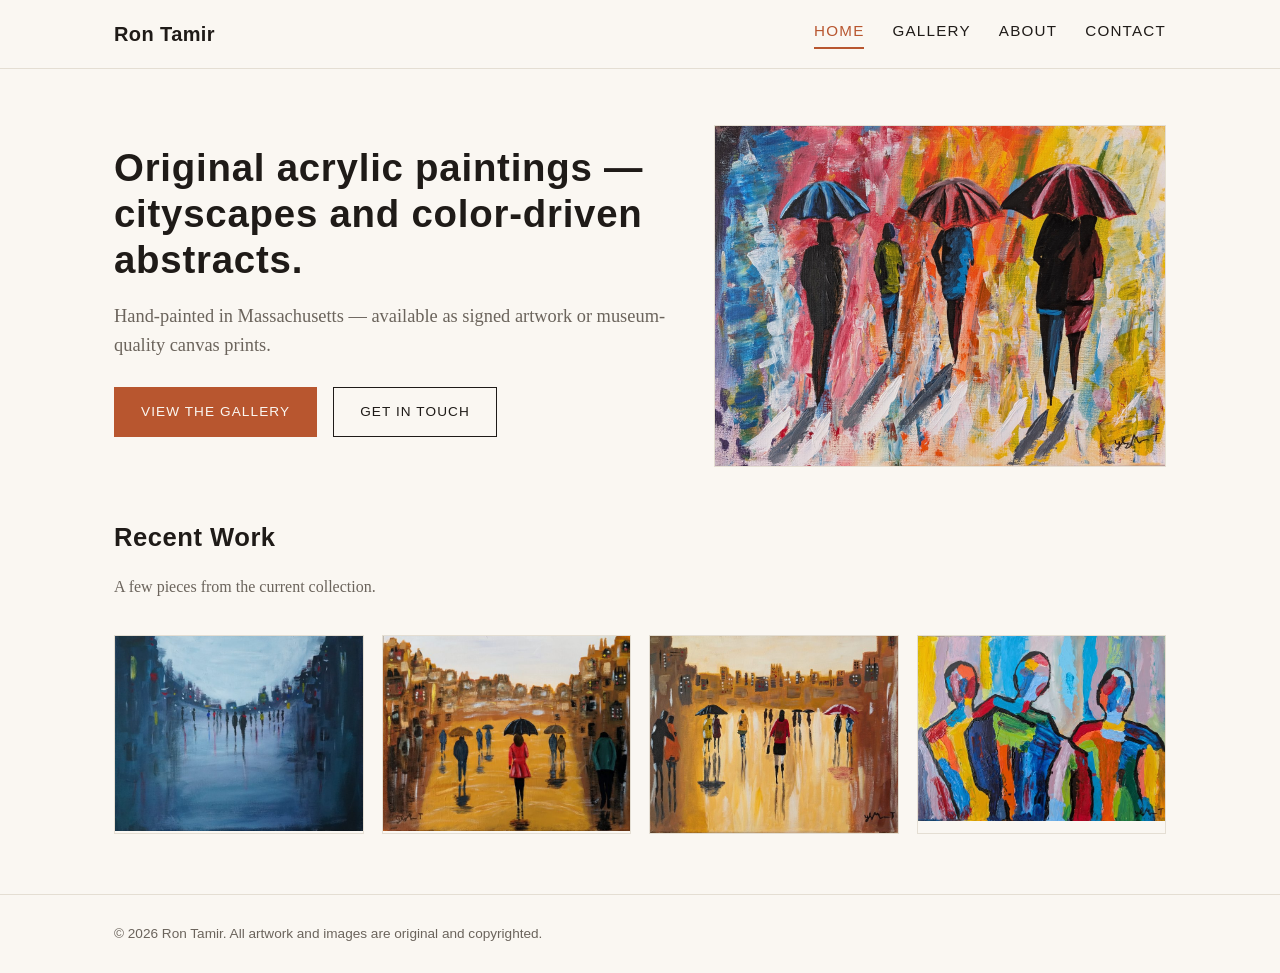
<file: index.html>
<!doctype html>
<html lang="en">
<head>
  <meta charset="utf-8">
  <meta name="viewport" content="width=device-width, initial-scale=1">
  <title>Ron Tamir — Original Paintings</title>
  <meta name="description" content="Original acrylic paintings by Ron Tamir — cityscapes, rain-lit streets, and color-driven abstracts.">
  <link rel="stylesheet" href="css/style.css">

  <link rel="icon" type="image/x-icon" href="favicon.ico">
  <link rel="icon" type="image/png" sizes="32x32" href="icons/icon-32.png">
  <link rel="icon" type="image/png" sizes="16x16" href="icons/icon-16.png">
  <link rel="apple-touch-icon" sizes="180x180" href="icons/icon-180.png">

  <meta property="og:type" content="website">
  <meta property="og:site_name" content="Ron Tamir">
  <meta property="og:title" content="Ron Tamir — Original Paintings">
  <meta property="og:description" content="Original acrylic paintings by Ron Tamir — cityscapes, rain-lit streets, and color-driven abstracts.">
  <meta property="og:image" content="https://rontamir-design.github.io/art-site/images/og-image.jpg">
  <meta property="og:url" content="https://rontamir-design.github.io/art-site/">
  <meta name="twitter:card" content="summary_large_image">
  <meta name="twitter:title" content="Ron Tamir — Original Paintings">
  <meta name="twitter:description" content="Original acrylic paintings by Ron Tamir — cityscapes, rain-lit streets, and color-driven abstracts.">
  <meta name="twitter:image" content="https://rontamir-design.github.io/art-site/images/og-image.jpg">
</head>
<body>

  <header class="site-header">
    <nav class="nav">
      <a class="nav-brand" href="index.html">Ron Tamir</a>
      <div class="nav-links">
        <a href="index.html" class="active">Home</a>
        <a href="gallery.html">Gallery</a>
        <a href="about.html">About</a>
        <a href="contact.html">Contact</a>
      </div>
    </nav>
  </header>

  <main class="wrap">

    <section class="hero">
      <div class="hero-grid">
        <div>
          <h1>Original acrylic paintings &mdash; cityscapes and color-driven abstracts.</h1>
          <p class="lede">Hand-painted in Massachusetts &mdash; available as signed artwork or museum-quality canvas prints.</p>
          <a class="btn primary" href="gallery.html">View the Gallery</a>
          <a class="btn" href="contact.html">Get in Touch</a>
        </div>
        <div class="hero-image">
          <img src="images/umbrella-walkers.jpg" alt="Umbrella Walkers — original acrylic painting">
        </div>
      </div>
    </section>

    <section class="featured">
      <h2 class="section-title">Recent Work</h2>
      <p class="section-sub">A few pieces from the current collection.</p>
      <div class="featured-grid">
        <a href="gallery.html#rainy-city-street"><img src="images/rainy-city-street-thumb.jpg" alt="Rainy City Street"></a>
        <a href="gallery.html#warm-city-street"><img src="images/warm-city-street-thumb.jpg" alt="Warm City Street Scene"></a>
        <a href="gallery.html#rain-night"><img src="images/rain-night-thumb.jpg" alt="City Rain at Night"></a>
        <a href="gallery.html#vibrant-abstract"><img src="images/vibrant-abstract-thumb.jpg" alt="Vibrant Abstract"></a>
      </div>
    </section>

  </main>

  <footer>
    <div class="wrap">
      &copy; <span id="year"></span> Ron Tamir. All artwork and images are original and copyrighted.
    </div>
  </footer>

  <script>document.getElementById('year').textContent = new Date().getFullYear();</script>
</body>
</html>
</file>
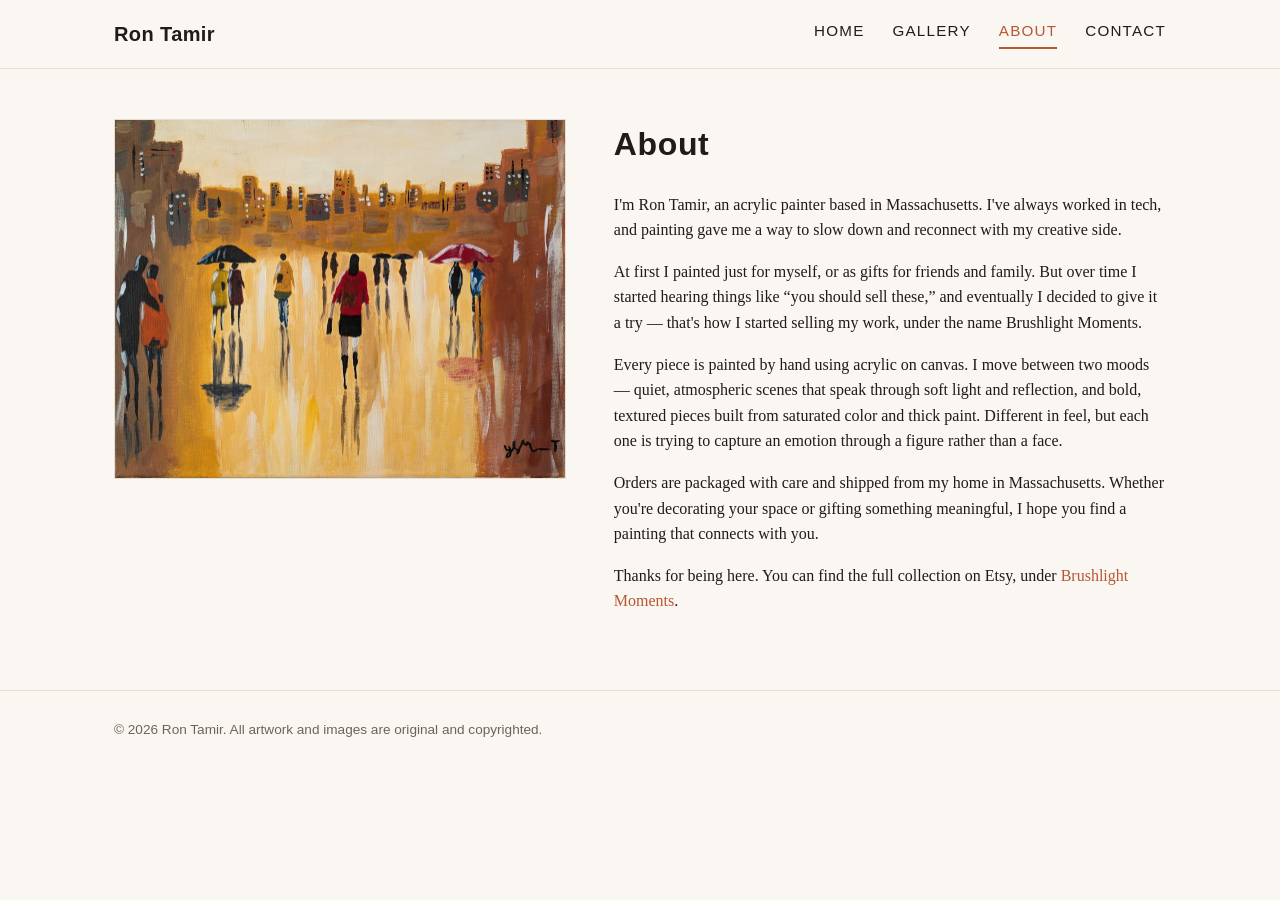
<file: about.html>
<!doctype html>
<html lang="en">
<head>
  <meta charset="utf-8">
  <meta name="viewport" content="width=device-width, initial-scale=1">
  <title>About — Ron Tamir</title>
  <meta name="description" content="About Ron Tamir, acrylic painter based in Massachusetts.">
  <link rel="stylesheet" href="css/style.css">

  <link rel="icon" type="image/x-icon" href="favicon.ico">
  <link rel="icon" type="image/png" sizes="32x32" href="icons/icon-32.png">
  <link rel="icon" type="image/png" sizes="16x16" href="icons/icon-16.png">
  <link rel="apple-touch-icon" sizes="180x180" href="icons/icon-180.png">

  <meta property="og:type" content="website">
  <meta property="og:site_name" content="Ron Tamir">
  <meta property="og:title" content="About — Ron Tamir">
  <meta property="og:description" content="About Ron Tamir, acrylic painter based in Massachusetts.">
  <meta property="og:image" content="https://rontamir-design.github.io/art-site/images/og-image.jpg">
  <meta property="og:url" content="https://rontamir-design.github.io/art-site/about.html">
  <meta name="twitter:card" content="summary_large_image">
  <meta name="twitter:title" content="About — Ron Tamir">
  <meta name="twitter:description" content="About Ron Tamir, acrylic painter based in Massachusetts.">
  <meta name="twitter:image" content="https://rontamir-design.github.io/art-site/images/og-image.jpg">
</head>
<body>

  <header class="site-header">
    <nav class="nav">
      <a class="nav-brand" href="index.html">Ron Tamir</a>
      <div class="nav-links">
        <a href="index.html">Home</a>
        <a href="gallery.html">Gallery</a>
        <a href="about.html" class="active">About</a>
        <a href="contact.html">Contact</a>
      </div>
    </nav>
  </header>

  <main class="wrap">
    <div class="about-grid">
      <div>
        <img src="images/rain-night.jpg" alt="City Rain at Night — original acrylic painting">
      </div>
      <div>
        <h1>About</h1>

        <p>
          I'm Ron Tamir, an acrylic painter based in Massachusetts. I've always worked in tech, and painting
          gave me a way to slow down and reconnect with my creative side.
        </p>
        <p>
          At first I painted just for myself, or as gifts for friends and family. But over time I started
          hearing things like &ldquo;you should sell these,&rdquo; and eventually I decided to give it a try
          &mdash; that's how I started selling my work, under the name Brushlight Moments.
        </p>
        <p>
          Every piece is painted by hand using acrylic on canvas. I move between two moods &mdash; quiet,
          atmospheric scenes that speak through soft light and reflection, and bold, textured pieces built
          from saturated color and thick paint. Different in feel, but each one is trying to capture an
          emotion through a figure rather than a face.
        </p>
        <p>
          Orders are packaged with care and shipped from my home in Massachusetts. Whether you're decorating
          your space or gifting something meaningful, I hope you find a painting that connects with you.
        </p>
        <p>
          Thanks for being here. You can find the full collection on Etsy, under
          <a href="https://www.etsy.com/shop/BrushlightMoments" target="_blank" rel="noopener">Brushlight Moments</a>.
        </p>
      </div>
    </div>
  </main>

  <footer>
    <div class="wrap">
      &copy; <span id="year"></span> Ron Tamir. All artwork and images are original and copyrighted.
    </div>
  </footer>

  <script>document.getElementById('year').textContent = new Date().getFullYear();</script>
</body>
</html>
</file>
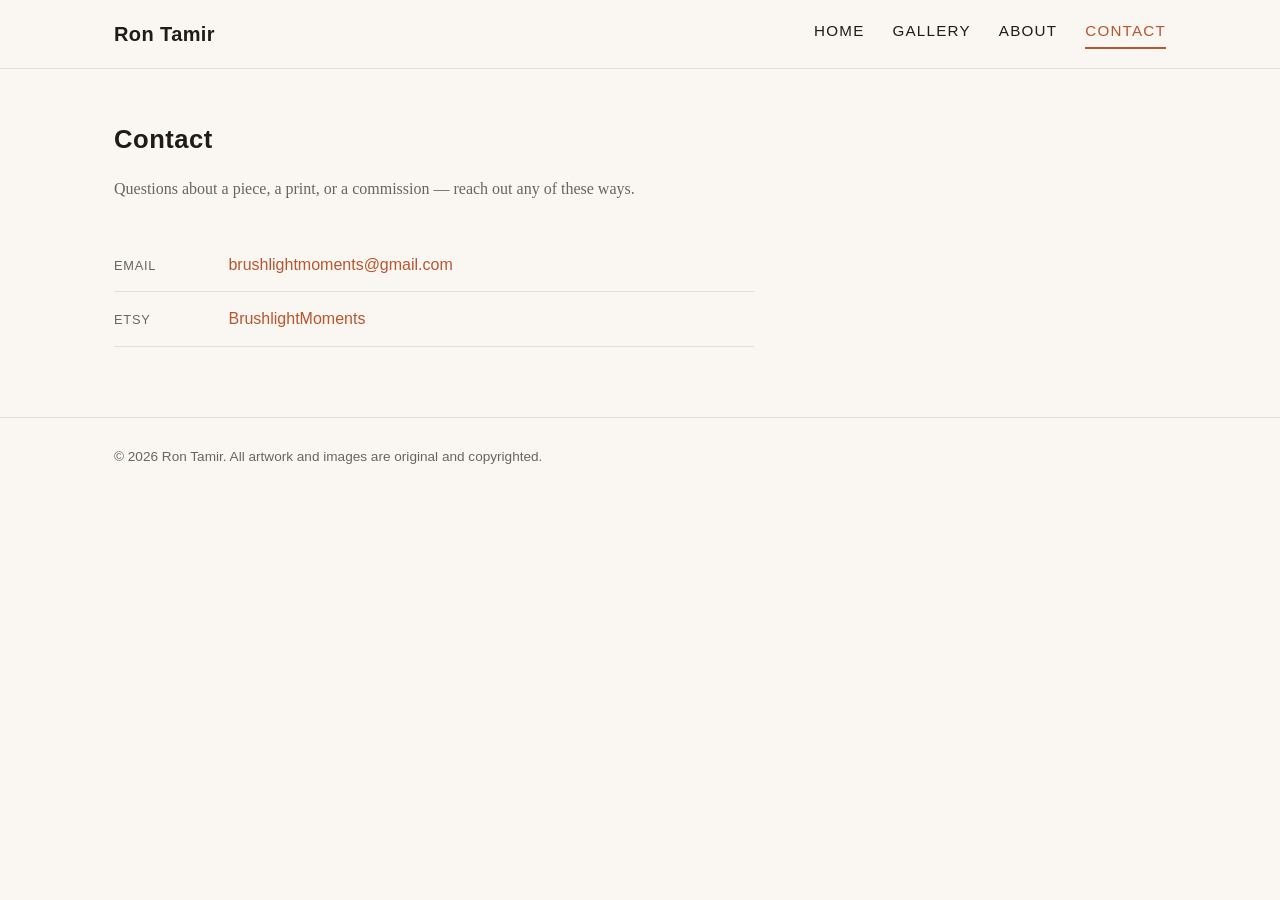
<file: contact.html>
<!doctype html>
<html lang="en">
<head>
  <meta charset="utf-8">
  <meta name="viewport" content="width=device-width, initial-scale=1">
  <title>Contact — Ron Tamir</title>
  <meta name="description" content="Contact Ron Tamir about original paintings, prints, or commissions.">
  <link rel="stylesheet" href="css/style.css">

  <link rel="icon" type="image/x-icon" href="favicon.ico">
  <link rel="icon" type="image/png" sizes="32x32" href="icons/icon-32.png">
  <link rel="icon" type="image/png" sizes="16x16" href="icons/icon-16.png">
  <link rel="apple-touch-icon" sizes="180x180" href="icons/icon-180.png">

  <meta property="og:type" content="website">
  <meta property="og:site_name" content="Ron Tamir">
  <meta property="og:title" content="Contact — Ron Tamir">
  <meta property="og:description" content="Contact Ron Tamir about original paintings, prints, or commissions.">
  <meta property="og:image" content="https://rontamir-design.github.io/art-site/images/og-image.jpg">
  <meta property="og:url" content="https://rontamir-design.github.io/art-site/contact.html">
  <meta name="twitter:card" content="summary_large_image">
  <meta name="twitter:title" content="Contact — Ron Tamir">
  <meta name="twitter:description" content="Contact Ron Tamir about original paintings, prints, or commissions.">
  <meta name="twitter:image" content="https://rontamir-design.github.io/art-site/images/og-image.jpg">
</head>
<body>

  <header class="site-header">
    <nav class="nav">
      <a class="nav-brand" href="index.html">Ron Tamir</a>
      <div class="nav-links">
        <a href="index.html">Home</a>
        <a href="gallery.html">Gallery</a>
        <a href="about.html">About</a>
        <a href="contact.html" class="active">Contact</a>
      </div>
    </nav>
  </header>

  <main class="wrap">
    <div class="contact-wrap">
      <h1 class="section-title">Contact</h1>
      <p class="section-sub">Questions about a piece, a print, or a commission &mdash; reach out any of these ways.</p>

      <ul class="contact-list">
        <li><span class="label">Email</span> <a href="mailto:brushlightmoments@gmail.com">brushlightmoments@gmail.com</a></li>
        <li><span class="label">Etsy</span> <a href="https://www.etsy.com/shop/BrushlightMoments" target="_blank" rel="noopener">BrushlightMoments</a></li>
      </ul>
    </div>
  </main>

  <footer>
    <div class="wrap">
      &copy; <span id="year"></span> Ron Tamir. All artwork and images are original and copyrighted.
    </div>
  </footer>

  <script>document.getElementById('year').textContent = new Date().getFullYear();</script>
</body>
</html>
</file>
<file: css/style.css>
/* ---------- Base ---------- */
:root {
  --ink: #1f1b18;
  --paper: #faf7f2;
  --muted: #6b645c;
  --accent: #b8562f;
  --line: #e4ded3;
  --max-w: 1100px;
}

* { box-sizing: border-box; }

body {
  margin: 0;
  font-family: "Georgia", "Iowan Old Style", serif;
  color: var(--ink);
  background: var(--paper);
  line-height: 1.6;
}

h1, h2, h3, .nav-brand {
  font-family: "Helvetica Neue", Arial, sans-serif;
  letter-spacing: 0.02em;
  font-weight: 600;
}

a { color: var(--accent); text-decoration: none; }
a:hover { text-decoration: underline; }

img { max-width: 100%; display: block; }

.wrap {
  max-width: var(--max-w);
  margin: 0 auto;
  padding: 0 24px;
}

/* ---------- Nav ---------- */
header.site-header {
  border-bottom: 1px solid var(--line);
  background: var(--paper);
  position: sticky;
  top: 0;
  z-index: 10;
}

.nav {
  max-width: var(--max-w);
  margin: 0 auto;
  padding: 18px 24px;
  display: flex;
  align-items: center;
  justify-content: space-between;
  flex-wrap: wrap;
  gap: 12px;
}

.nav-brand {
  font-size: 1.25rem;
  color: var(--ink);
  text-decoration: none;
}

.nav-links {
  display: flex;
  gap: 28px;
  font-family: "Helvetica Neue", Arial, sans-serif;
  font-size: 0.95rem;
  text-transform: uppercase;
  letter-spacing: 0.08em;
}

.nav-links a {
  color: var(--ink);
}

.nav-links a.active {
  color: var(--accent);
  border-bottom: 2px solid var(--accent);
  padding-bottom: 4px;
}

/* ---------- Hero ---------- */
.hero {
  padding: 56px 0 40px;
}

.hero-grid {
  display: grid;
  grid-template-columns: 1.1fr 0.9fr;
  gap: 48px;
  align-items: center;
}

.hero h1 {
  font-size: 2.4rem;
  margin: 0 0 14px;
  line-height: 1.2;
}

.hero p.lede {
  font-size: 1.15rem;
  color: var(--muted);
  margin-bottom: 26px;
}

.btn {
  display: inline-block;
  font-family: "Helvetica Neue", Arial, sans-serif;
  text-transform: uppercase;
  letter-spacing: 0.08em;
  font-size: 0.85rem;
  padding: 13px 26px;
  border: 1px solid var(--ink);
  color: var(--ink);
  margin-right: 12px;
  margin-bottom: 10px;
}

.btn:hover { background: var(--ink); color: var(--paper); text-decoration: none; }

.btn.primary { background: var(--accent); border-color: var(--accent); color: var(--paper); }
.btn.primary:hover { background: #96431f; border-color: #96431f; }

.hero-image img {
  border: 1px solid var(--line);
}

/* ---------- Section headings ---------- */
.section-title {
  font-size: 1.6rem;
  margin: 0 0 8px;
}

.section-sub {
  color: var(--muted);
  margin-bottom: 36px;
}

/* ---------- Gallery grid ---------- */
.gallery-grid {
  display: grid;
  grid-template-columns: repeat(3, 1fr);
  gap: 26px;
  padding: 10px 0 60px;
}

.art-card {
  border: 1px solid var(--line);
  background: #fff;
}

.art-card img { width: 100%; height: auto; }

.art-card .caption {
  padding: 16px 18px 20px;
}

.art-card h3 {
  margin: 0 0 4px;
  font-size: 1.05rem;
}

.art-card .meta {
  color: var(--muted);
  font-size: 0.9rem;
  font-family: "Helvetica Neue", Arial, sans-serif;
}

/* ---------- Featured strip on home ---------- */
.featured {
  padding: 10px 0 60px;
}

.featured-grid {
  display: grid;
  grid-template-columns: repeat(4, 1fr);
  gap: 18px;
}

.featured-grid a { display: block; border: 1px solid var(--line); }

/* ---------- About ---------- */
.about-grid {
  display: grid;
  grid-template-columns: 0.9fr 1.1fr;
  gap: 48px;
  padding: 50px 0 60px;
  align-items: start;
}

.about-grid img { border: 1px solid var(--line); }

.about-grid h1 { margin-top: 0; }

.placeholder-note {
  background: #fff6ea;
  border: 1px dashed #d8b584;
  padding: 10px 14px;
  font-family: "Helvetica Neue", Arial, sans-serif;
  font-size: 0.85rem;
  color: #7a5a2a;
  margin: 14px 0;
}

/* ---------- Contact ---------- */
.contact-wrap {
  padding: 50px 0 70px;
  max-width: 640px;
}

.contact-list {
  list-style: none;
  padding: 0;
  margin: 24px 0 0;
}

.contact-list li {
  padding: 14px 0;
  border-bottom: 1px solid var(--line);
  font-family: "Helvetica Neue", Arial, sans-serif;
}

.contact-list .label {
  display: inline-block;
  width: 110px;
  text-transform: uppercase;
  letter-spacing: 0.06em;
  font-size: 0.8rem;
  color: var(--muted);
}

/* ---------- Gallery interactivity ---------- */
.art-card img {
  cursor: zoom-in;
}

.card-links {
  display: flex;
  align-items: center;
  gap: 10px;
  margin-top: 10px;
  flex-wrap: wrap;
}

.card-links .sep {
  color: var(--muted);
  font-size: 0.82rem;
}

.room-link {
  display: inline-block;
  margin-top: 0;
  background: none;
  border: none;
  padding: 0;
  font-family: "Helvetica Neue", Arial, sans-serif;
  font-size: 0.82rem;
  color: var(--accent);
  text-decoration: underline;
  cursor: pointer;
}

.room-link:hover { color: #96431f; }

.lightbox {
  position: fixed;
  inset: 0;
  background: rgba(20, 14, 10, 0.92);
  display: none;
  align-items: center;
  justify-content: center;
  z-index: 1000;
  padding: 24px;
}

.lightbox.open { display: flex; }

.lightbox img {
  max-width: 92vw;
  max-height: 88vh;
  border: 2px solid var(--line);
  box-shadow: 0 20px 60px rgba(0, 0, 0, 0.5);
}

.lightbox-close {
  position: absolute;
  top: 18px;
  right: 24px;
  background: none;
  border: none;
  color: var(--paper);
  font-size: 2.2rem;
  line-height: 1;
  font-family: "Helvetica Neue", Arial, sans-serif;
  cursor: pointer;
}

/* ---------- Footer ---------- */
footer {
  border-top: 1px solid var(--line);
  padding: 28px 0;
  color: var(--muted);
  font-family: "Helvetica Neue", Arial, sans-serif;
  font-size: 0.85rem;
}

/* ---------- Responsive ---------- */
@media (max-width: 900px) {
  .gallery-grid { grid-template-columns: repeat(2, 1fr); }
}

@media (max-width: 760px) {
  .hero-grid, .about-grid { grid-template-columns: 1fr; }
  .gallery-grid { grid-template-columns: 1fr; }
  .featured-grid { grid-template-columns: repeat(2, 1fr); }
  .hero h1 { font-size: 1.9rem; }
}
</file>
